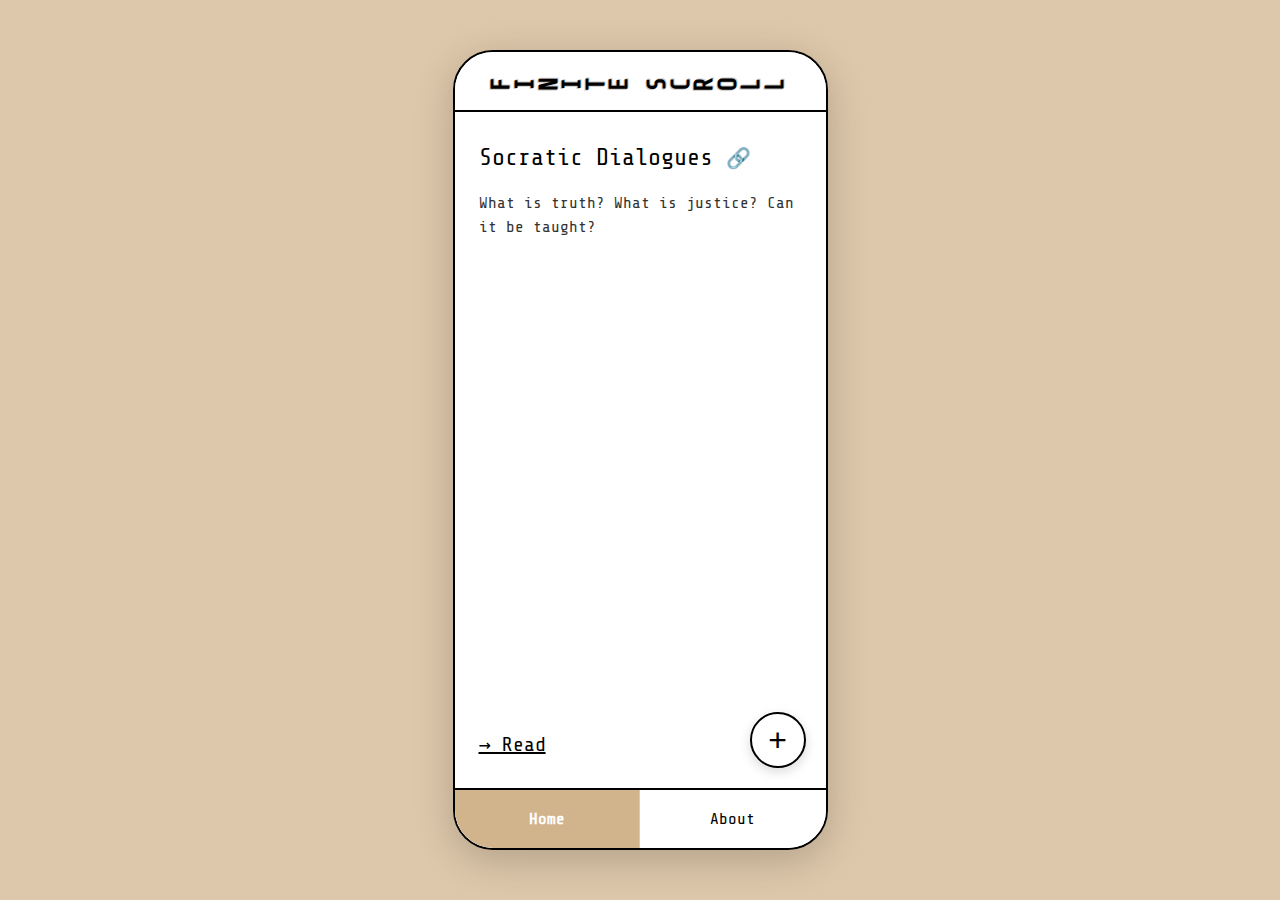
<file: index.html>
<!DOCTYPE html>
<html lang="en">

<meta charset="UTF-8">
<meta name="viewport" content="width=device-width, initial-scale=1.0">
<title>Finite Scroll</title>
<meta name="description" content="Nothing is forever, so why scroll?">
<meta name="author" content="David Spitz">

<link rel="preconnect" href="https://fonts.googleapis.com">
<link rel="preconnect" href="https://fonts.gstatic.com" crossorigin>
<link href="https://fonts.googleapis.com/css2?family=Share+Tech+Mono&family=VT323&display=swap" rel="stylesheet">
<link rel="stylesheet" href="styles.css">
</head>

<body>
  <div class="phone-frame">
    <header class="app-header">
      <h1>
        <span>F</span><span>i</span><span>n</span><span>i</span><span>t</span><span>e</span>
        <span>S</span><span>c</span><span>r</span><span>o</span><span>l</span><span>l</span>
      </h1>
    </header>

    <main class="scroll-container">
      <article class="card" id="propositional-logic">
        <h2>Propositional Logic <a href="#propositional-logic" class="share-link">🔗</a></h2>
        <p>What is the structure of reasoning? How do I make a sound argument?</p>
        <a href="https://web.stanford.edu/class/archive/cs/cs103/cs103.1234/lectures/03/" target="_blank" rel="noopener noreferrer">→ Learn</a>
      </article>

<article class="card" id="socratic-dialogues">
        <h2>Socratic Dialogues <a href="#socratic-dialogues" class="share-link">🔗</a></h2>
        <p>What is truth? What is justice? Can it be taught?</p>
        <a href="https://classics.mit.edu/Browse/browse-Plato.html" target="_blank" rel="noopener noreferrer">→ Read</a>
      </article>

<article class="card" id="steve-reich">
        <h2>Steve Reich <a href="#steve-reich" class="share-link">🔗</a></h2>
        <p>A famous minimalist composer. Check out <em>Different Trains</em> or <em>Electric Counterpoint</em>.</p>
        <a href="https://stevereich.com/works/" target="_blank" rel="noopener noreferrer">→ Explore</a>
      </article>

<article class="card" id="curry-howard">
        <h2>Curry-Howard Correspondence <a href="#curry-howard" class="share-link">🔗</a></h2>
        <p>Propositions as types, proofs as programs.</p>
        <a href="https://en.wikipedia.org/wiki/Curry%E2%80%93Howard_correspondence" target="_blank" rel="noopener noreferrer">→ Explore</a>
      </article>

<article class="card" id="coq-proof-assistant">
        <h2>Coq Proof Assistant <a href="#coq-proof-assistant" class="share-link">🔗</a></h2>
        <p>Write mathematical proofs that a computer can verify.</p>
        <a href="https://softwarefoundations.cis.upenn.edu/" target="_blank" rel="noopener noreferrer">→ Read</a>
      </article>

<article class="card" id="music-theory">
        <h2>Music Theory Fundamentals <a href="#music-theory" class="share-link">🔗</a></h2>
        <p>Learn the structure behind music.</p>
        <a href="https://www.musictheory.net/lessons" target="_blank" rel="noopener noreferrer">→ Learn</a>
      </article>

<article class="card" id="portnoys-complaint">
        <h2>Portnoy's Complaint <a href="#portnoys-complaint" class="share-link">🔗</a></h2>
        <p>Philip Roth's magnum opus.</p>
        <a href="https://en.wikipedia.org/wiki/Portnoy%27s_Complaint" target="_blank" rel="noopener noreferrer">→ Read</a>
      </article>

<article class="card" id="russells-paradox">
        <h2>Russell's Paradox <a href="#russells-paradox" class="share-link">🔗</a></h2>
        <p>Does the set of all sets that don't contain themselves contain itself? The foundations of mathematics were never the same.</p>
        <a href="https://plato.stanford.edu/entries/russell-paradox/" target="_blank" rel="noopener noreferrer">→ Read</a>
      </article>

<article class="card" id="genesis">
        <h2>Read Genesis <a href="#genesis" class="share-link">🔗</a></h2>
        <p>One of the most significant creation stories, preserved through the generations.</p>
        <a href="https://www.sefaria.org/Genesis.1" target="_blank" rel="noopener noreferrer">→ Read</a>
      </article>
      <div class="end-message">
        <p>The end.</p>
        <p>Who's a good scroller?</p>
      </div>
    </main>

    <script>
      // Shuffle cards before first paint
      (function() {
        const container = document.querySelector('.scroll-container');
        const cards = Array.from(container.querySelectorAll('.card'));
        const endMessage = container.querySelector('.end-message');

        // Fisher-Yates shuffle
        for (let i = cards.length - 1; i > 0; i--) {
          const j = Math.floor(Math.random() * (i + 1));
          [cards[i], cards[j]] = [cards[j], cards[i]];
        }

        // Reappend in shuffled order
        cards.forEach(card => container.appendChild(card));
        container.appendChild(endMessage);

        // Scroll to top
        container.scrollTop = 0;
      })();
    </script>

    <footer class="app-footer">
      <nav class="footer-tabs">
        <a href="index.html" class="tab tab-active">Home</a>
        <a href="about.html" class="tab">About</a>
      </nav>
    </footer>

    <button class="add-button" aria-label="Submit a link" title="Submit a link"
      onclick="addContentDialog.showModal()">+</button>
  </div>

  <dialog class="submit-dialog" id="addContentDialog">
    <div class="dialog-content">
      <h2>Contribute</h2>
      <p>Share something worth learning. All submissions subject to review.</p>
      <form
        action="https://docs.google.com/forms/d/e/1FAIpQLSfr6PfBLMYVoNZjMP20BH896QwA9r7HBIu0WyfZ2Jvj1UZMow/formResponse"
        method="POST" target="_blank">
        <label>
          Title
          <input type="text" name="entry.299012504" required placeholder="e.g., Learn Haskell">
        </label>
        <label>
          Description
          <textarea name="entry.142594970" required placeholder="Why is this worth exploring?"></textarea>
        </label>
        <label>
          Link
          <input type="url" name="entry.204866637" required placeholder="https://...">
        </label>
        <label>
          Email
          <input type="email" name="entry.1493628903" required placeholder="your@email.com">
        </label>
        <div class="dialog-actions">
          <button type="button" class="cancel-button" onclick="addContentDialog.close()">Cancel</button>
          <button type="submit" class="submit-button">Submit</button>
        </div>
      </form>
    </div>
  </dialog>

</body>

</html>
</file>
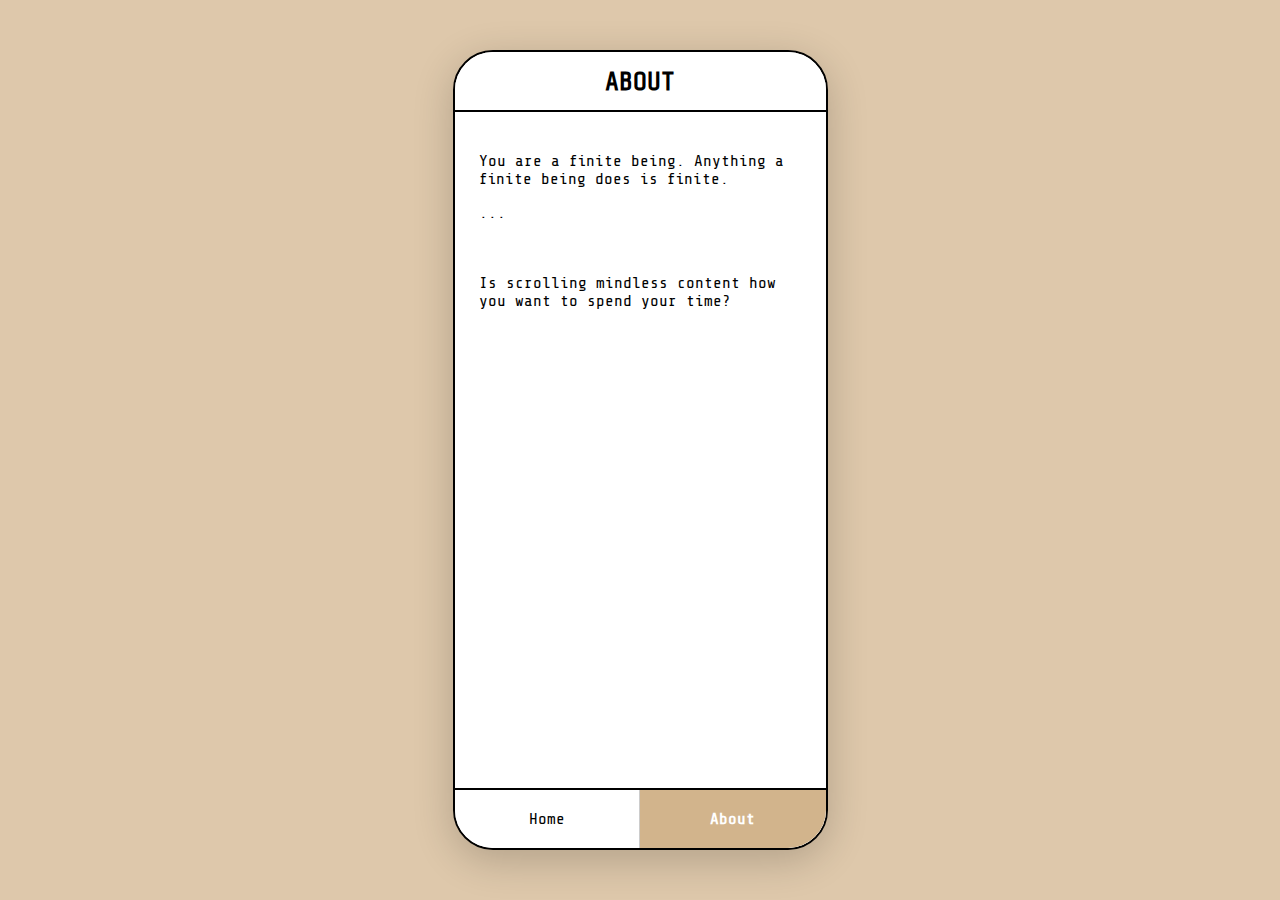
<file: about.html>
<!DOCTYPE html>
<html lang="en">

<head>
  <meta charset="UTF-8">
  <meta name="viewport" content="width=device-width, initial-scale=1.0">
  <title>About - Finite Scroll</title>
  <meta name="description" content="Nothing is forever, so why scroll?">

  <link rel="preconnect" href="https://fonts.googleapis.com">
  <link rel="preconnect" href="https://fonts.gstatic.com" crossorigin>
  <link href="https://fonts.googleapis.com/css2?family=Share+Tech+Mono&family=VT323&display=swap" rel="stylesheet">
  <link rel="stylesheet" href="styles.css">
</head>

<body>
  <div class="phone-frame">
    <header class="app-header">
      <h1>About</h1>
    </header>

    <main class="scroll-container">
      <div class="prose" style="padding: 1.5rem;">
        <p>You are a finite being. Anything a finite being does is finite.</p>
        ...
        <br />
        <br />
        <br />
        <p>Is scrolling mindless content how you want to spend your time?</p>
      </div>
    </main>

    <footer class="app-footer">
      <nav class="footer-tabs">
        <a href="index.html" class="tab">Home</a>
        <a href="about.html" class="tab tab-active">About</a>
      </nav>
    </footer>
  </div>
</body>

</html>
</file>
<file: styles.css>
:root {
  color-scheme: light dark;

  --color-black: light-dark(#000000, #ffffff);
  --color-white: light-dark(#ffffff, #1a1a1a);
  --color-gray: light-dark(#808080, #808080);
  --color-tan: light-dark(#d2b48c, #dac2a4);
  --color-gray-light: light-dark(#cccccc, #333333);
  --color-gray-dark: light-dark(#333333, #cccccc);
  --color-background: light-dark(#dec8ab, #1a1a1a);
  --color-surface: light-dark(#ffffff, #2a2a2a);

  --phone-inline: 375px;
  --phone-block: 800px;
  --header-block: 60px;
  --footer-block: 60px;
}

* {
  margin: 0;
  padding: 0;
  box-sizing: border-box;
}

html {
  block-size: 100%;
}

body {
  font-family: "Share Tech Mono", monospace;
  font-weight: 400;
  font-style: normal;
  background-color: var(--color-background);
  display: grid;
  place-items: center;
  block-size: 100dvh;
  padding: 20px;
}

.phone-frame {
  inline-size: 100%;
  max-inline-size: var(--phone-inline);
  block-size: var(--phone-block);
  max-block-size: 100dvh;
  background-color: var(--color-surface);
  border: 2px solid var(--color-black);
  border-radius: 40px;
  display: grid;
  grid-template-rows: var(--header-block) 1fr var(--footer-block);
  overflow: hidden;
  position: relative;
  box-shadow: 0 10px 40px rgba(0, 0, 0, 0.2);
}

.app-header {
  border-bottom: 2px solid var(--color-black);
  display: grid;
  place-items: center;
  background-color: var(--color-surface);

  h1 {
    font-size: 1.6rem;
    color: var(--color-black);
    text-transform: uppercase;
    position: relative;

    & span {
      display: inline-block;
      transform: rotate(-90deg);
      text-shadow:
      1px 1px 0 var(--color-gray-light),
      -1px -1px 0 var(--color-gray-light);
    letter-spacing: 0.35rem;
      margin-inline-end: 0.25rem;
    }
  }
}

.scroll-container {
  overflow-y: scroll;
  overflow-x: hidden;
  scroll-snap-type: y mandatory;
  scrollbar-width: none;

  &::-webkit-scrollbar {
    display: none;
  }
}

.card {
  min-block-size: 100%;
  scroll-snap-align: start;
  scroll-snap-stop: always;
  padding: 32px 24px;
  display: flex;
  flex-direction: column;
  justify-content: center;
  gap: 20px;

  h2 {
    font-size: 1.5rem;
    font-weight: normal;
    color: var(--color-black);
  }

  p {
    font-size: 1rem;
    line-height: 1.5;
    color: var(--color-gray-dark);
    flex-grow: 1;
  }

  a {
    display: inline-block;
    color: var(--color-black);
    font-size: 1.25rem;
    transition: color 0.2s;
    margin-top: auto;

    &:hover {
      color: var(--color-tan);
    }
  }
}

.share-link {
  text-decoration: none;
}

.end-message {
  min-block-size: 100%;
  scroll-snap-align: start;
  display: flex;
  flex-direction: column;
  justify-content: center;
  align-items: center;
  text-align: center;
  padding: 60px 24px;
  color: var(--color-gray);
  font-size: 15px;
  line-height: 1.8;
  animation: fadeIn 2s ease-in;

  p {
    margin-bottom: 12px;
  }
}

@keyframes fadeIn {
  from {
    opacity: 0;
  }

  to {
    opacity: 1;
  }
}

.app-footer {
  border-top: 2px solid var(--color-black);
  background-color: var(--color-surface);
}

.footer-tabs {
  display: grid;
  grid-template-columns: 1fr 1fr;
  block-size: 100%;

  .tab {
    display: grid;
    place-items: center;
    background: none;
    border-right: 1px solid var(--color-gray-light);
    font-family: inherit;
    text-decoration: none;
    color: var(--color-black);
    transition: background-color 0.2s;

    &:last-child {
      border-right: none;
    }

    &:hover {
      background-color: light-dark(rgba(210, 180, 140, 0.1), rgba(58, 53, 48, 0.3));
    }

    &.tab-active {
      background-color: var(--color-tan);
      color: var(--color-white);
      font-weight: bold;
    }
  }
}

.add-button {
  position: absolute;
  bottom: 80px;
  right: 20px;
  inline-size: 56px;
  block-size: 56px;
  border-radius: 50%;
  border: 2px solid var(--color-black);
  background-color: var(--color-surface);
  color: var(--color-black);
  font-size: 32px;
  font-weight: 300;
  line-height: 1;
  cursor: pointer;
  transition: all 0.2s;
  box-shadow: 0 4px 12px rgba(0, 0, 0, 0.15);

  &:hover {
    background-color: var(--color-tan);
    color: light-dark(#ffffff, #1a1a1a);
    transform: rotate(90deg);
  }

  &:active {
    transform: rotate(90deg) scale(0.95);
  }
}

.submit-dialog {
  border: 2px solid var(--color-black);
  border-radius: 8px;
  padding: 0;
  max-inline-size: 90%;
  inline-size: 600px;
  background-color: var(--color-surface);
  font-family: inherit;
  box-shadow: 0 8px 32px rgba(0, 0, 0, 0.3);
  margin: auto;

  &::backdrop {
    background-color: rgba(0, 0, 0, 0.5);
    backdrop-filter: blur(6px);
  }

  .dialog-content {
    padding: 32px 24px;

    h2 {
      font-size: 20px;
      margin-bottom: 8px;
      color: var(--color-black);
    }

    p {
      font-size: 13px;
      color: var(--color-gray-dark);
      margin-bottom: 24px;
      line-height: 1.5;
    }

    form {
      display: flex;
      flex-direction: column;
      gap: 16px;

      label {
        display: flex;
        flex-direction: column;
        gap: 6px;
        font-size: 13px;
        font-weight: bold;
        color: var(--color-black);
      }

      input,
      textarea {
        font-family: inherit;
        font-size: 14px;
        padding: 10px;
        border: 1px solid var(--color-gray);
        border-radius: 4px;
        background-color: var(--color-surface);
        color: var(--color-black);
        transition: border-color 0.2s;

        &:focus {
          outline: none;
          border-color: var(--color-black);
        }

        &:invalid:not(:placeholder-shown) {
          border-color: light-dark(#dc2626, #ef4444);
        }

        &:valid:not(:placeholder-shown) {
          border-color: light-dark(#16a34a, #22c55e);
        }
      }

      textarea {
        resize: vertical;
        min-block-size: 80px;
      }
    }
  }

  .dialog-actions {
    display: flex;
    gap: 12px;
    margin-top: 24px;

    button {
      flex: 1;
      padding: 12px;
      font-family: inherit;
      font-size: 14px;
      border: none;
      border-radius: 4px;
      cursor: pointer;
      transition: all 0.2s;
    }

    .cancel-button {
      background-color: var(--color-gray-light);
      color: var(--color-black);

      &:hover {
        background-color: var(--color-gray);
      }
    }

    .submit-button {
      background-color: var(--color-black);
      color: light-dark(#ffffff, #1a1a1a);

      &:hover {
        background-color: var(--color-tan);
      }
    }
  }
}

.prose {
  & p, br, hr {
    margin: revert;
  }
}

/* Responsive adjustments */
@media (max-width: 480px) {
  body {
    padding: 0;
  }

  .phone-frame {
    max-inline-size: 100%;
    block-size: 100dvh;
    max-block-size: 100dvh;
    border: none;
    border-radius: 0;
  }
}

@media (prefers-reduced-motion: reduce) {
  * {
    animation: none !important;
    transition: none !important;
  }
}
</file>
